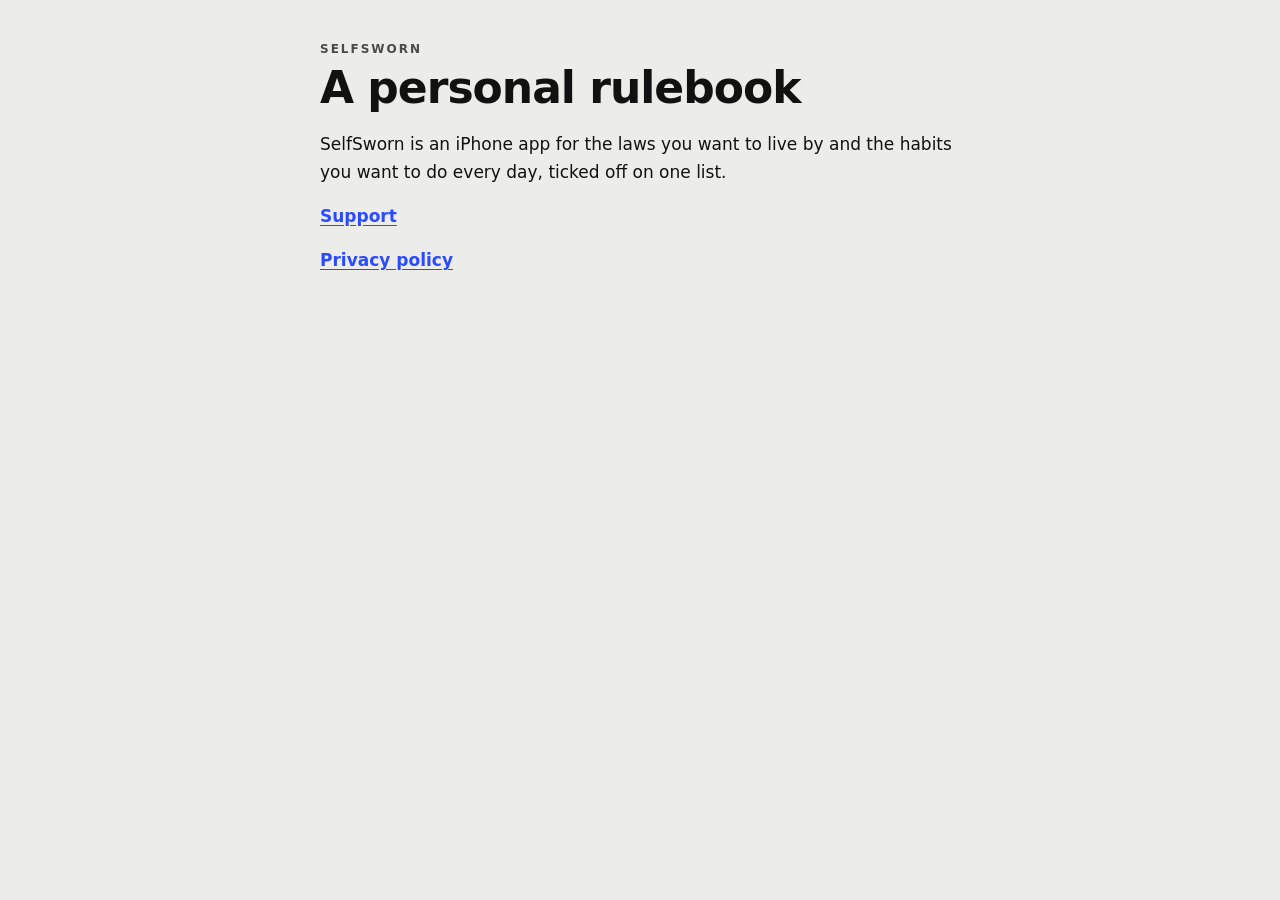
<file: index.html>
<!doctype html>
<html lang="en">
<head>
<meta charset="utf-8">
<meta name="viewport" content="width=device-width, initial-scale=1">
<title>SelfSworn</title>
<link rel="stylesheet" href="style.css">
</head>
<body>
<main>
<div class="eyebrow">SELFSWORN</div>
<h1>A personal rulebook</h1>
<p>SelfSworn is an iPhone app for the laws you want to live by and the habits you want to do every day, ticked off on one list.</p>
<p><a href="support.html">Support</a></p>
<p><a href="privacy.html">Privacy policy</a></p>
</main>
</body>
</html>
</file>
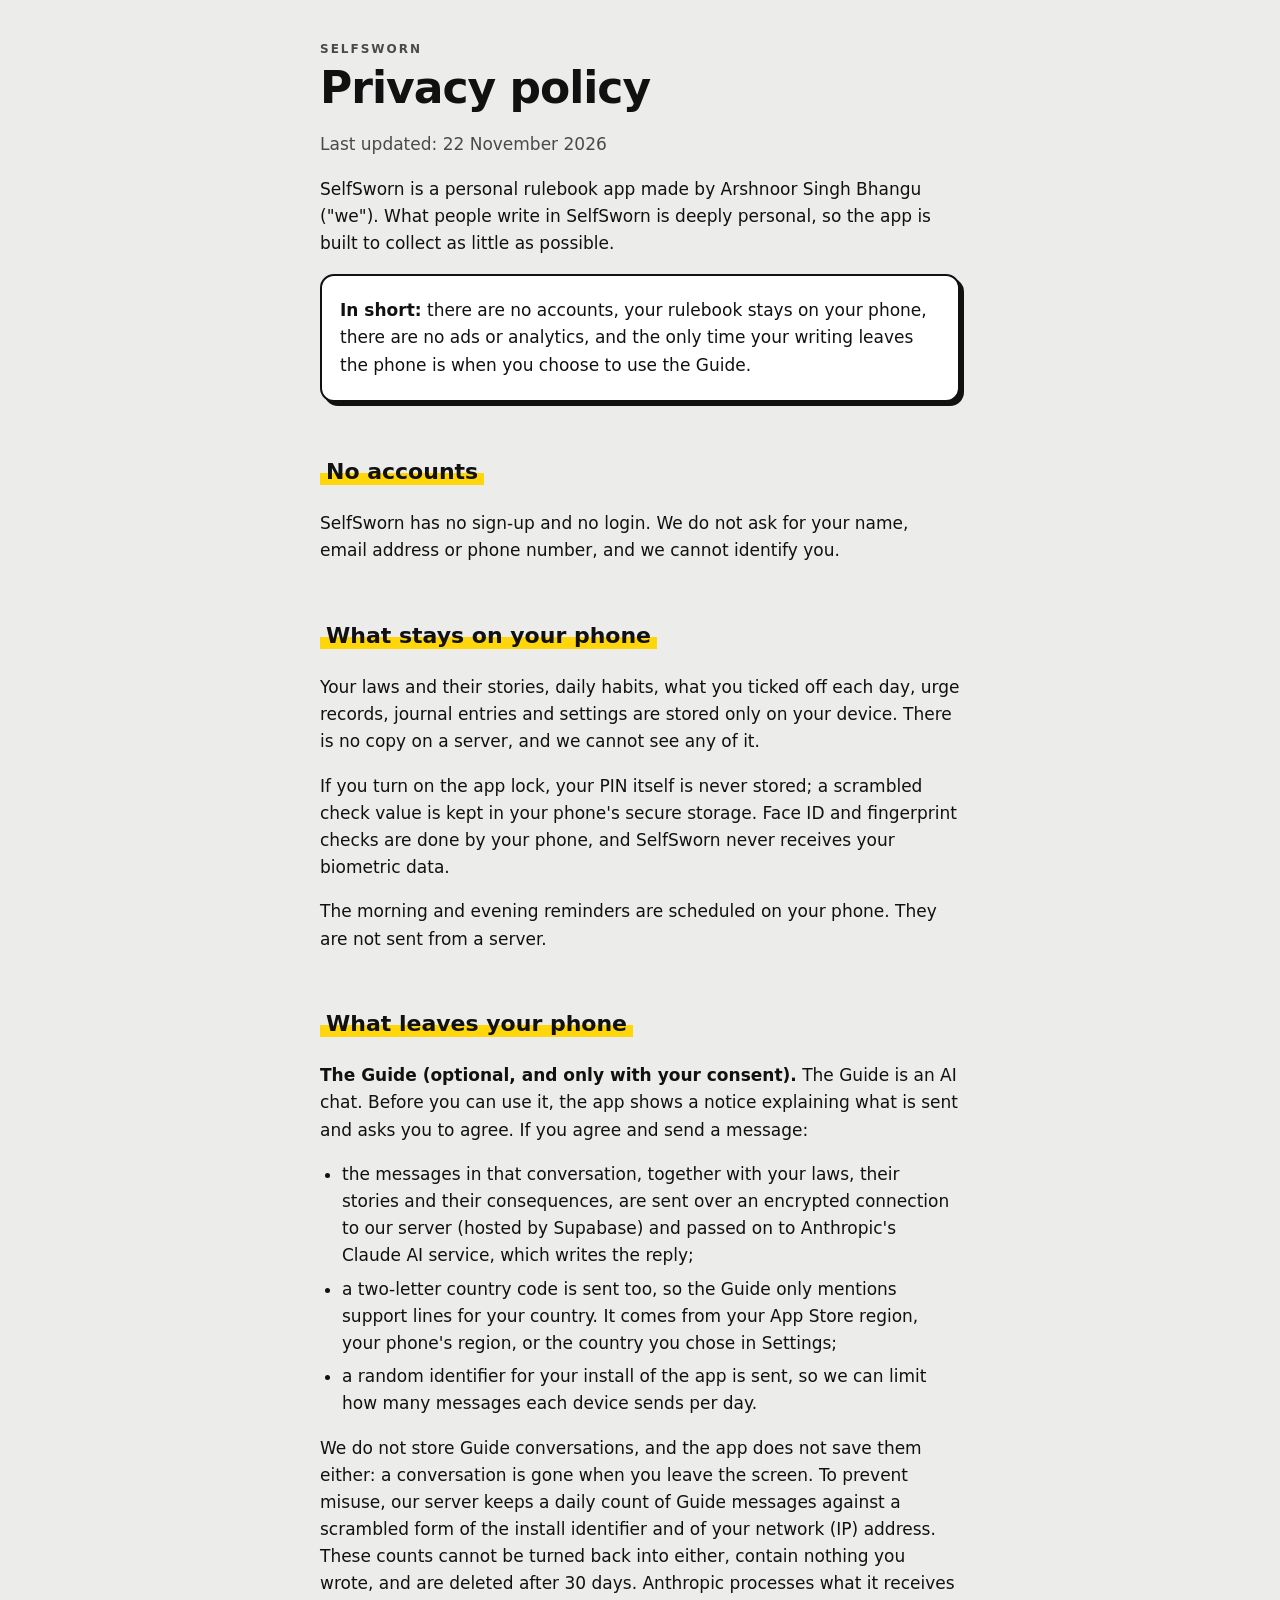
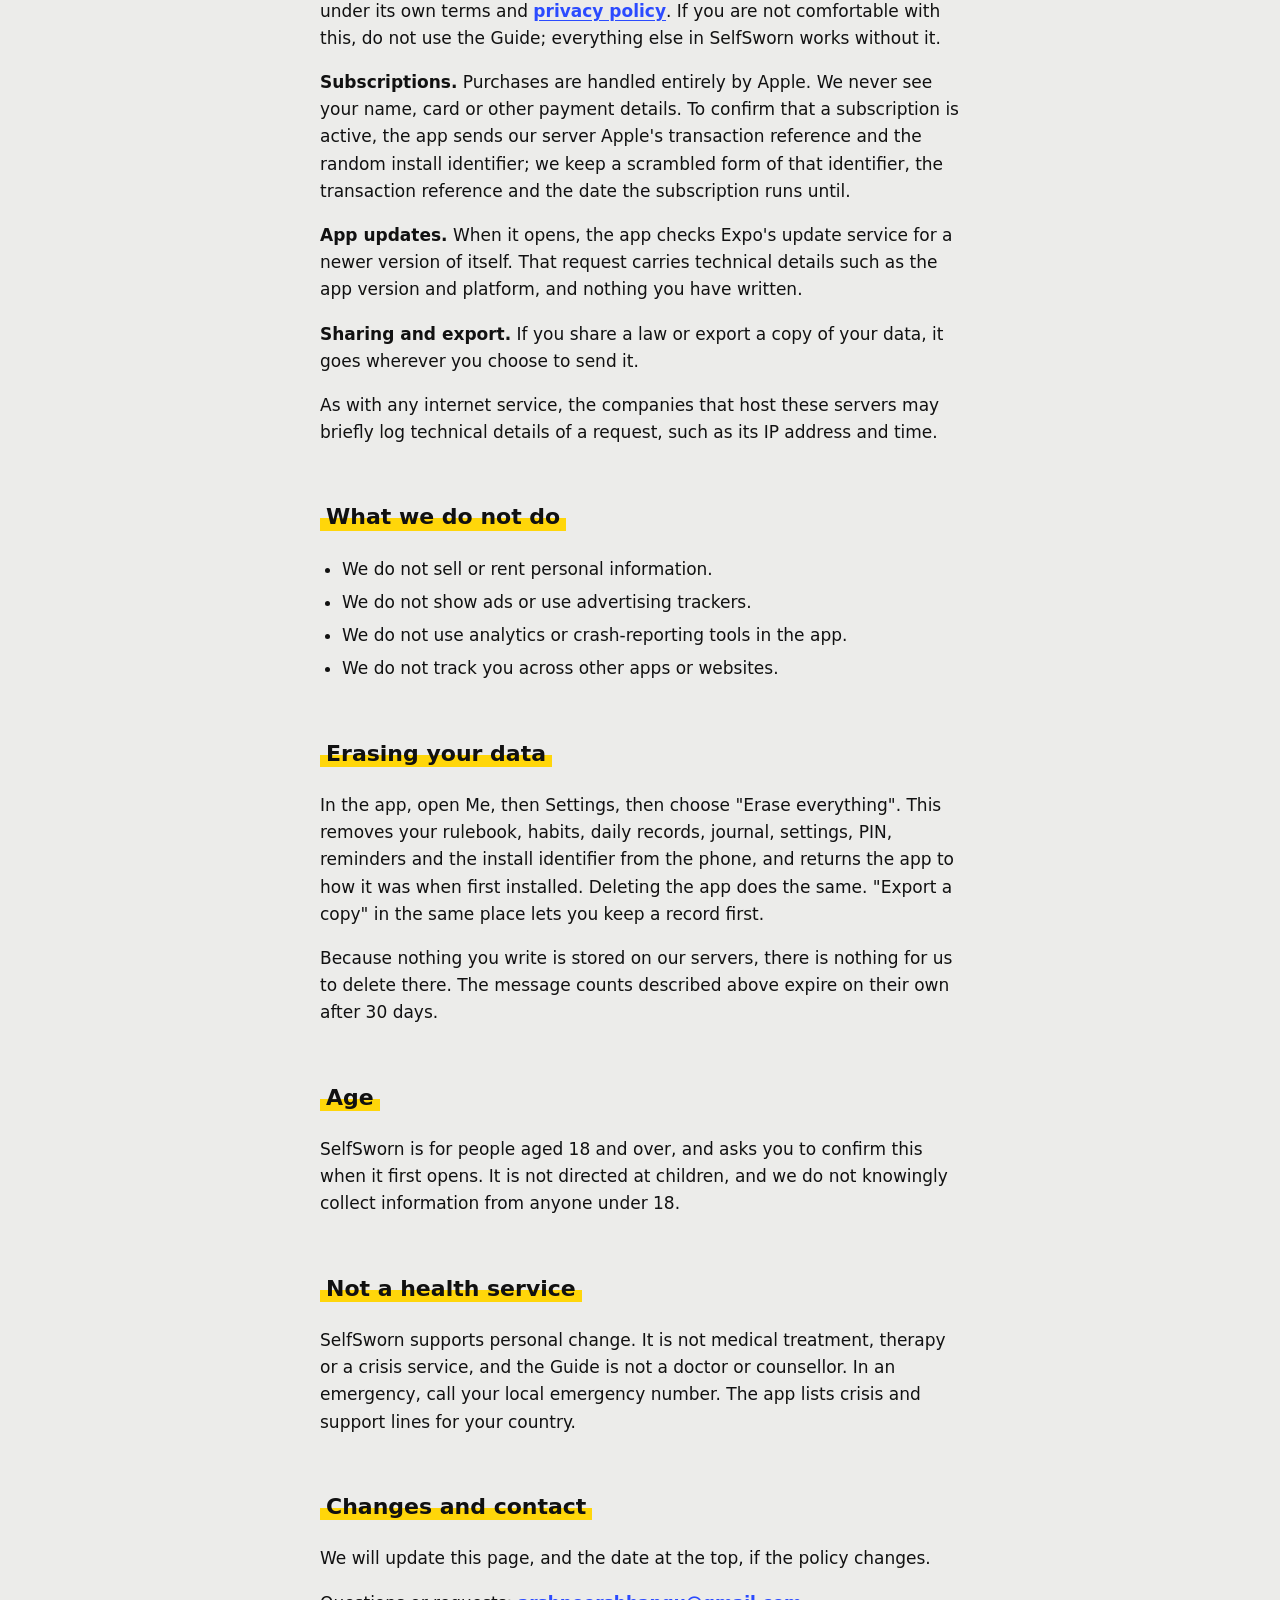
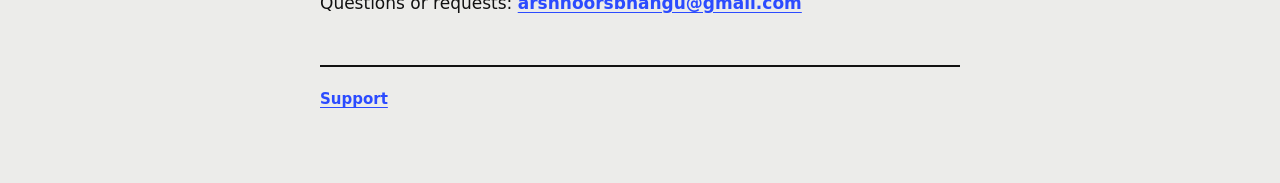
<file: privacy.html>
<!doctype html>
<html lang="en">
<head>
<meta charset="utf-8">
<meta name="viewport" content="width=device-width, initial-scale=1">
<title>SelfSworn privacy policy</title>
<link rel="stylesheet" href="style.css">
</head>
<body>
<main>
<div class="eyebrow">SELFSWORN</div>
<h1>Privacy policy</h1>
<p class="muted">Last updated: 22 November 2026</p>

<p>SelfSworn is a personal rulebook app made by Arshnoor Singh Bhangu ("we"). What people write in SelfSworn is deeply personal, so the app is built to collect as little as possible.</p>

<div class="card">
<p><strong>In short:</strong> there are no accounts, your rulebook stays on your phone, there are no ads or analytics, and the only time your writing leaves the phone is when you choose to use the Guide.</p>
</div>

<h2>No accounts</h2>
<p>SelfSworn has no sign-up and no login. We do not ask for your name, email address or phone number, and we cannot identify you.</p>

<h2>What stays on your phone</h2>
<p>Your laws and their stories, daily habits, what you ticked off each day, urge records, journal entries and settings are stored only on your device. There is no copy on a server, and we cannot see any of it.</p>
<p>If you turn on the app lock, your PIN itself is never stored; a scrambled check value is kept in your phone's secure storage. Face ID and fingerprint checks are done by your phone, and SelfSworn never receives your biometric data.</p>
<p>The morning and evening reminders are scheduled on your phone. They are not sent from a server.</p>

<h2>What leaves your phone</h2>

<p><strong>The Guide (optional, and only with your consent).</strong> The Guide is an AI chat. Before you can use it, the app shows a notice explaining what is sent and asks you to agree. If you agree and send a message:</p>
<ul>
<li>the messages in that conversation, together with your laws, their stories and their consequences, are sent over an encrypted connection to our server (hosted by Supabase) and passed on to Anthropic's Claude AI service, which writes the reply;</li>
<li>a two-letter country code is sent too, so the Guide only mentions support lines for your country. It comes from your App Store region, your phone's region, or the country you chose in Settings;</li>
<li>a random identifier for your install of the app is sent, so we can limit how many messages each device sends per day.</li>
</ul>
<p>We do not store Guide conversations, and the app does not save them either: a conversation is gone when you leave the screen. To prevent misuse, our server keeps a daily count of Guide messages against a scrambled form of the install identifier and of your network (IP) address. These counts cannot be turned back into either, contain nothing you wrote, and are deleted after 30 days. Anthropic processes what it receives under its own terms and <a href="https://www.anthropic.com/legal/privacy">privacy policy</a>. If you are not comfortable with this, do not use the Guide; everything else in SelfSworn works without it.</p>

<p><strong>Subscriptions.</strong> Purchases are handled entirely by Apple. We never see your name, card or other payment details. To confirm that a subscription is active, the app sends our server Apple's transaction reference and the random install identifier; we keep a scrambled form of that identifier, the transaction reference and the date the subscription runs until.</p>

<p><strong>App updates.</strong> When it opens, the app checks Expo's update service for a newer version of itself. That request carries technical details such as the app version and platform, and nothing you have written.</p>

<p><strong>Sharing and export.</strong> If you share a law or export a copy of your data, it goes wherever you choose to send it.</p>

<p>As with any internet service, the companies that host these servers may briefly log technical details of a request, such as its IP address and time.</p>

<h2>What we do not do</h2>
<ul>
<li>We do not sell or rent personal information.</li>
<li>We do not show ads or use advertising trackers.</li>
<li>We do not use analytics or crash-reporting tools in the app.</li>
<li>We do not track you across other apps or websites.</li>
</ul>

<h2>Erasing your data</h2>
<p>In the app, open Me, then Settings, then choose "Erase everything". This removes your rulebook, habits, daily records, journal, settings, PIN, reminders and the install identifier from the phone, and returns the app to how it was when first installed. Deleting the app does the same. "Export a copy" in the same place lets you keep a record first.</p>
<p>Because nothing you write is stored on our servers, there is nothing for us to delete there. The message counts described above expire on their own after 30 days.</p>

<h2>Age</h2>
<p>SelfSworn is for people aged 18 and over, and asks you to confirm this when it first opens. It is not directed at children, and we do not knowingly collect information from anyone under 18.</p>

<h2>Not a health service</h2>
<p>SelfSworn supports personal change. It is not medical treatment, therapy or a crisis service, and the Guide is not a doctor or counsellor. In an emergency, call your local emergency number. The app lists crisis and support lines for your country.</p>

<h2>Changes and contact</h2>
<p>We will update this page, and the date at the top, if the policy changes.</p>
<p>Questions or requests: <a href="mailto:arshnoorsbhangu@gmail.com">arshnoorsbhangu@gmail.com</a></p>

<footer><a href="support.html">Support</a></footer>
</main>
</body>
</html>
</file>
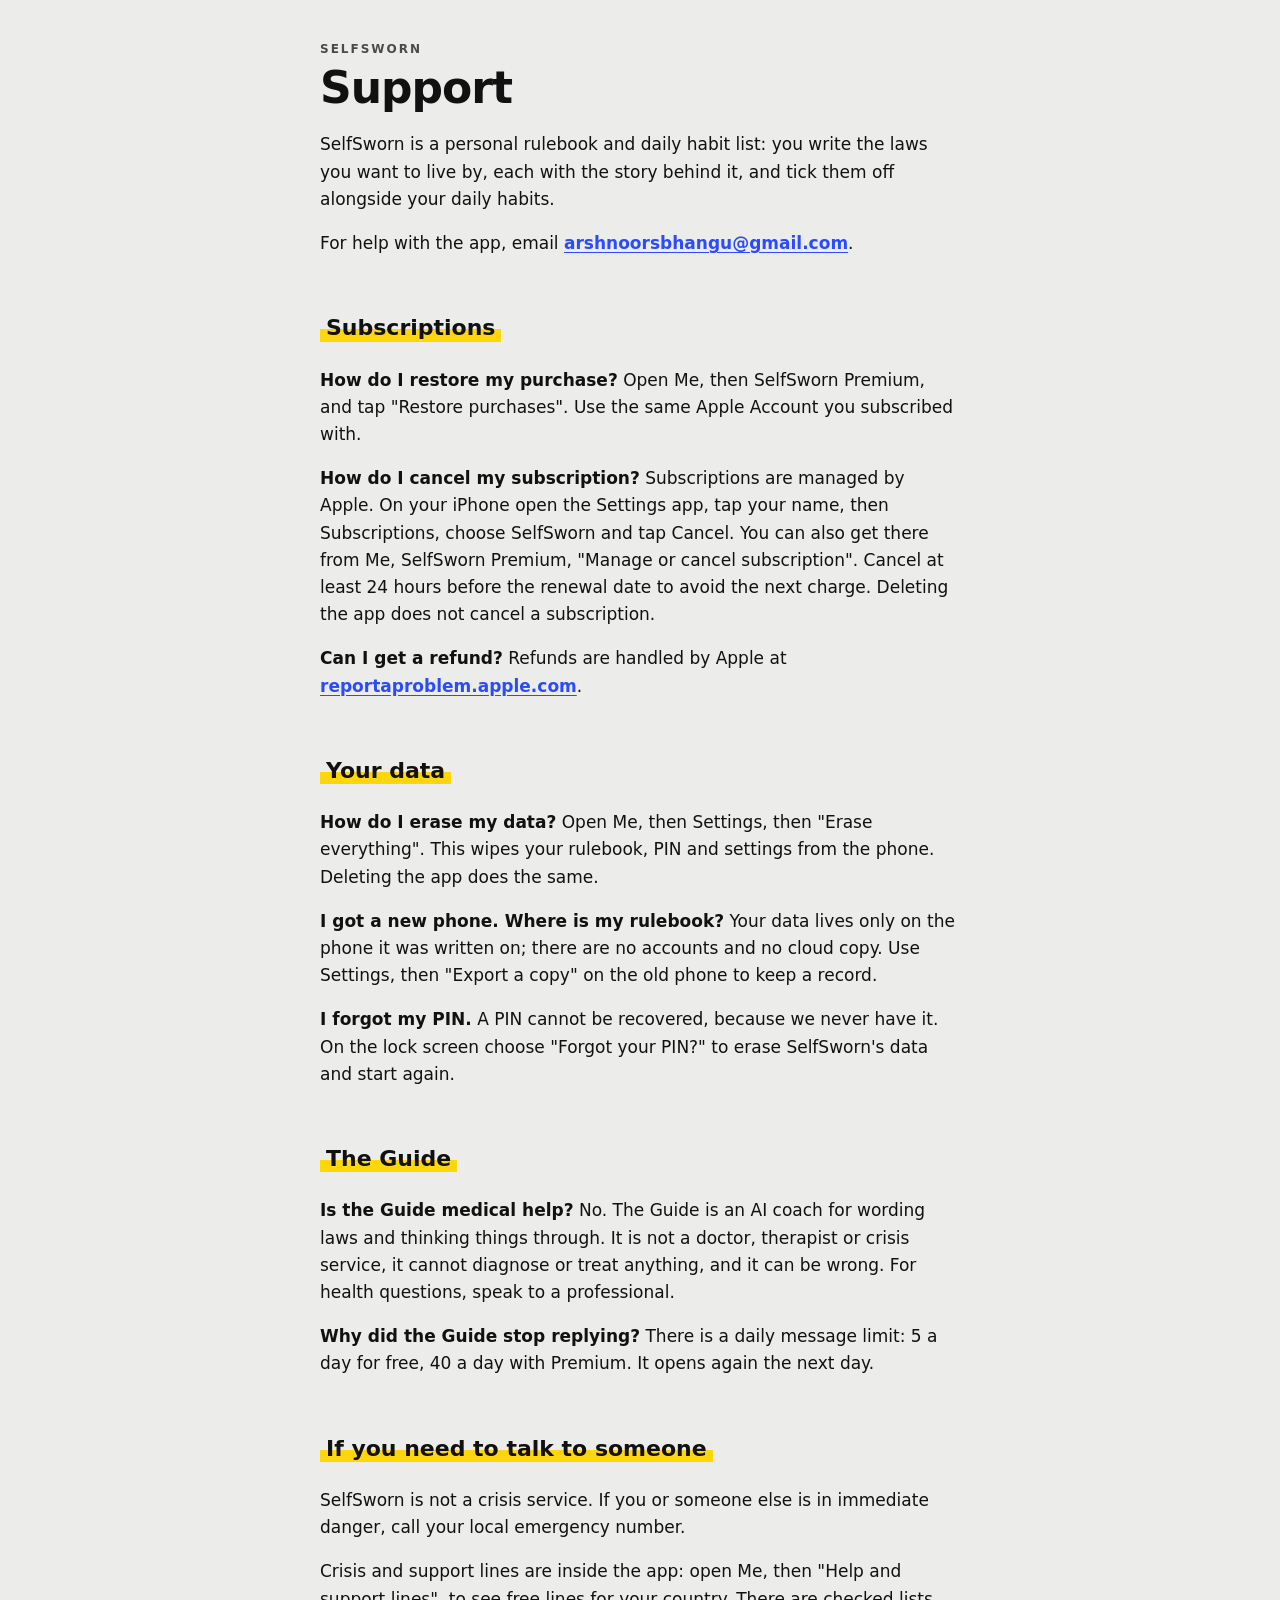
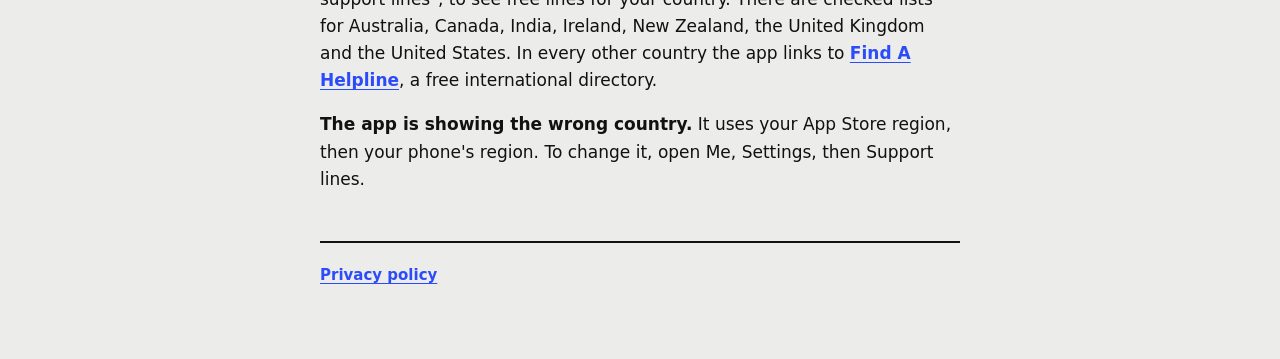
<file: support.html>
<!doctype html>
<html lang="en">
<head>
<meta charset="utf-8">
<meta name="viewport" content="width=device-width, initial-scale=1">
<title>SelfSworn support</title>
<link rel="stylesheet" href="style.css">
</head>
<body>
<main>
<div class="eyebrow">SELFSWORN</div>
<h1>Support</h1>
<p>SelfSworn is a personal rulebook and daily habit list: you write the laws you want to live by, each with the story behind it, and tick them off alongside your daily habits.</p>
<p>For help with the app, email <a href="mailto:arshnoorsbhangu@gmail.com">arshnoorsbhangu@gmail.com</a>.</p>

<h2>Subscriptions</h2>
<p><strong>How do I restore my purchase?</strong> Open Me, then SelfSworn Premium, and tap "Restore purchases". Use the same Apple Account you subscribed with.</p>
<p><strong>How do I cancel my subscription?</strong> Subscriptions are managed by Apple. On your iPhone open the Settings app, tap your name, then Subscriptions, choose SelfSworn and tap Cancel. You can also get there from Me, SelfSworn Premium, "Manage or cancel subscription". Cancel at least 24 hours before the renewal date to avoid the next charge. Deleting the app does not cancel a subscription.</p>
<p><strong>Can I get a refund?</strong> Refunds are handled by Apple at <a href="https://reportaproblem.apple.com">reportaproblem.apple.com</a>.</p>

<h2>Your data</h2>
<p><strong>How do I erase my data?</strong> Open Me, then Settings, then "Erase everything". This wipes your rulebook, PIN and settings from the phone. Deleting the app does the same.</p>
<p><strong>I got a new phone. Where is my rulebook?</strong> Your data lives only on the phone it was written on; there are no accounts and no cloud copy. Use Settings, then "Export a copy" on the old phone to keep a record.</p>
<p><strong>I forgot my PIN.</strong> A PIN cannot be recovered, because we never have it. On the lock screen choose "Forgot your PIN?" to erase SelfSworn's data and start again.</p>

<h2>The Guide</h2>
<p><strong>Is the Guide medical help?</strong> No. The Guide is an AI coach for wording laws and thinking things through. It is not a doctor, therapist or crisis service, it cannot diagnose or treat anything, and it can be wrong. For health questions, speak to a professional.</p>
<p><strong>Why did the Guide stop replying?</strong> There is a daily message limit: 5 a day for free, 40 a day with Premium. It opens again the next day.</p>

<h2>If you need to talk to someone</h2>
<p>SelfSworn is not a crisis service. If you or someone else is in immediate danger, call your local emergency number.</p>
<p>Crisis and support lines are inside the app: open Me, then "Help and support lines", to see free lines for your country. There are checked lists for Australia, Canada, India, Ireland, New Zealand, the United Kingdom and the United States. In every other country the app links to <a href="https://findahelpline.com">Find A Helpline</a>, a free international directory.</p>
<p><strong>The app is showing the wrong country.</strong> It uses your App Store region, then your phone's region. To change it, open Me, Settings, then Support lines.</p>

<footer><a href="privacy.html">Privacy policy</a></footer>
</main>
</body>
</html>
</file>
<file: style.css>
/* Street Wall: the same look as the app. Concrete grey by day, black by night, spray yellow and marker blue. */
:root {
  color-scheme: light dark;
  --ground: #ECECEA;
  --surface: #FFFFFF;
  --ink: #111111;
  --muted: #4A4A4A;
  --line: #111111;
  --accent: #FFD60A;
  --link: #2B4BFF;
  --shadow: #111111;
}
@media (prefers-color-scheme: dark) {
  :root {
    --ground: #121212;
    --surface: #1E1E1E;
    --ink: #F4F4F0;
    --muted: #B5B5B0;
    --line: #F4F4F0;
    --link: #8FA2FF;
    --shadow: #000000;
  }
}
* { box-sizing: border-box; }
body { margin: 0; background: var(--ground); color: var(--ink); font: 17px/1.6 system-ui, -apple-system, "Segoe UI", Roboto, sans-serif; -webkit-text-size-adjust: 100%; }
main { max-width: 680px; margin: 0 auto; padding: 40px 20px 72px; }
h1 { font: 900 44px/1.05 system-ui, -apple-system, "Segoe UI", Roboto, sans-serif; letter-spacing: -1px; margin: 6px 0 20px; }
/* A stripe of yellow paint behind the lower half of each section heading. */
h2 { display: inline-block; font: 800 22px/1.25 system-ui, -apple-system, "Segoe UI", Roboto, sans-serif; margin: 40px 0 8px; padding: 0 6px; background: linear-gradient(transparent 55%, var(--accent) 55%); color: var(--ink); }
@media (prefers-color-scheme: dark) {
  /* On black the stripe becomes a solid strip, so the heading stays dark text on yellow. */
  h2 { background: var(--accent); color: #111111; border-radius: 4px; }
}
p, li { overflow-wrap: break-word; }
li { margin: 6px 0; }
ul { padding-left: 22px; }
a { color: var(--link); font-weight: 600; text-underline-offset: 3px; }
a:hover { text-decoration-thickness: 2px; }
strong { font-weight: 800; }
.eyebrow { font-size: 12px; letter-spacing: 2px; font-weight: 800; color: var(--muted); }
.muted { color: var(--muted); }
.card { background: var(--surface); border: 2.5px solid var(--line); border-radius: 14px; box-shadow: 4px 4px 0 var(--shadow); padding: 4px 18px; margin: 16px 0; }
footer { margin-top: 48px; padding-top: 20px; border-top: 2.5px solid var(--line); font-size: 15px; }
</file>
